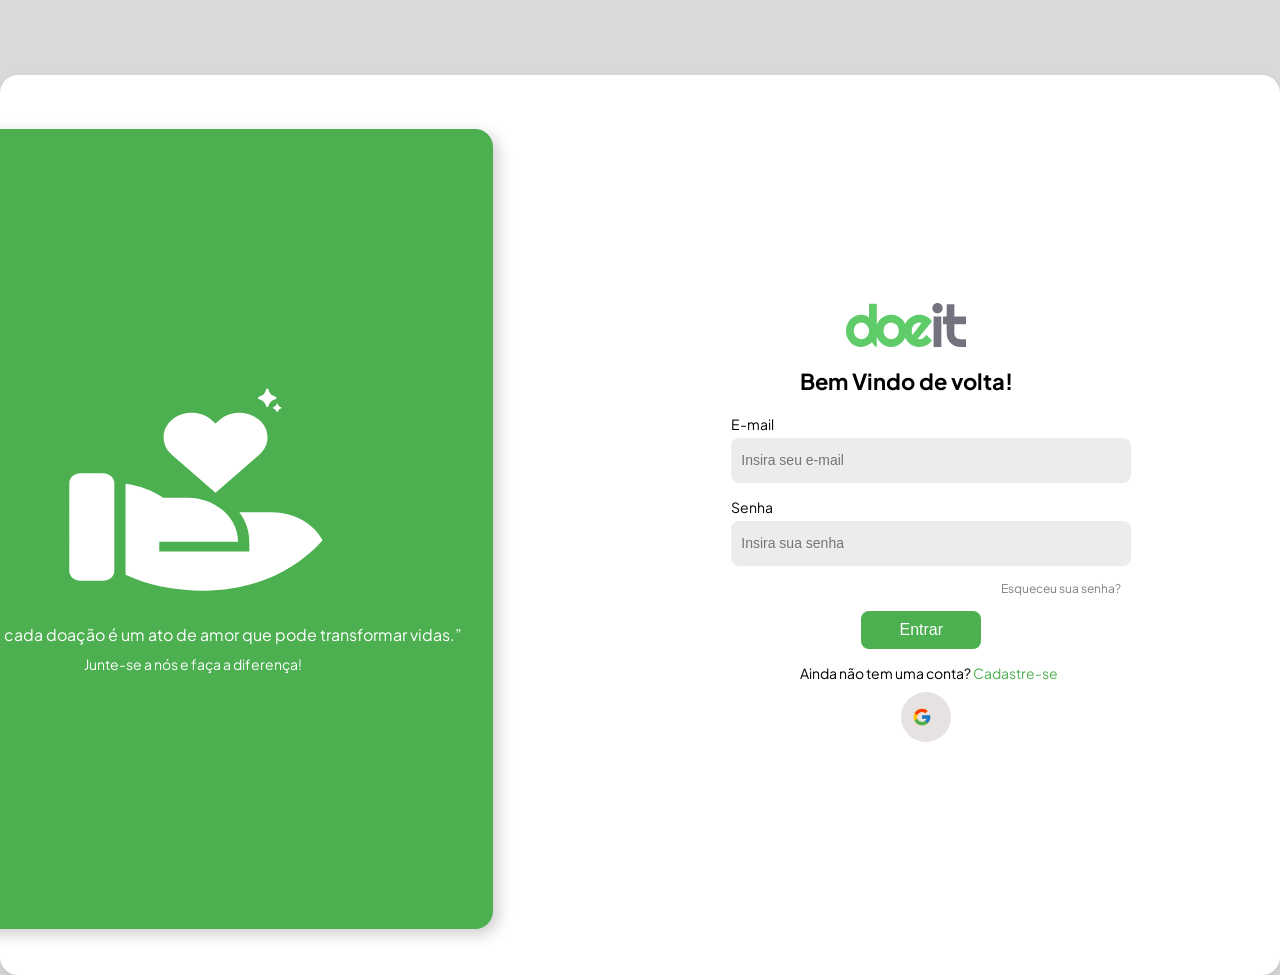
<file: index.html>
<!DOCTYPE html>
<html lang="pt-br">
<head>
    <meta charset="UTF-8">
    <meta name="viewport" content="width=device-width, initial-scale=1.0">
    <link rel="stylesheet" href="style.css">
    <title>Login</title>
</head>
<body>
    <div class="container">
        <!-- Bloco verde -->
        <div class="container-green">
            <div class="icon">
                <img src="/imgs/mao.svg" alt="Ícone de doação"> <!-- Substitua pela sua imagem -->
            </div>
            <p class="quote">
                “No <span class="highlight">Doeit</span>, cada doação é um ato de amor que pode transformar vidas.”
            </p>
            <p class="subtext">Junte-se a nós e faça a diferença!</p>
            <div class="dots">
                <span></span>
                <span></span>
                <span></span>
            </div>
        </div>

        <!-- Bloco de login -->
        <div class="container-white">
            <img class="logo" src="/imgs/2.svg" alt="Doeit"> <!-- Substitua pela sua logo -->
            <h2>Bem Vindo de volta!</h2>
            <form>
                <label for="email">E-mail</label>
                <input type="email" id="email" placeholder="Insira seu e-mail">
                
                <label for="password">Senha</label>
                <div class="password-container">
                    <input type="password" id="password" placeholder="Insira sua senha">
                    <span class="toggle-password"></span>
                </div>

                <a href="#" class="forgot-password">Esqueceu sua senha?</a>

                <button type="submit" class="btn">Entrar</button>

                <p class="signup-text">Ainda não tem uma conta? <a href="#">Cadastre-se</a></p>

                <button class="google-login">
                    <img src="/imgs/icons8-google.svg" alt="Google"> <!-- Substitua pela logo do Google -->
                </button>
            </form>
        </div>
    </div>
</body>
</html>
</file>
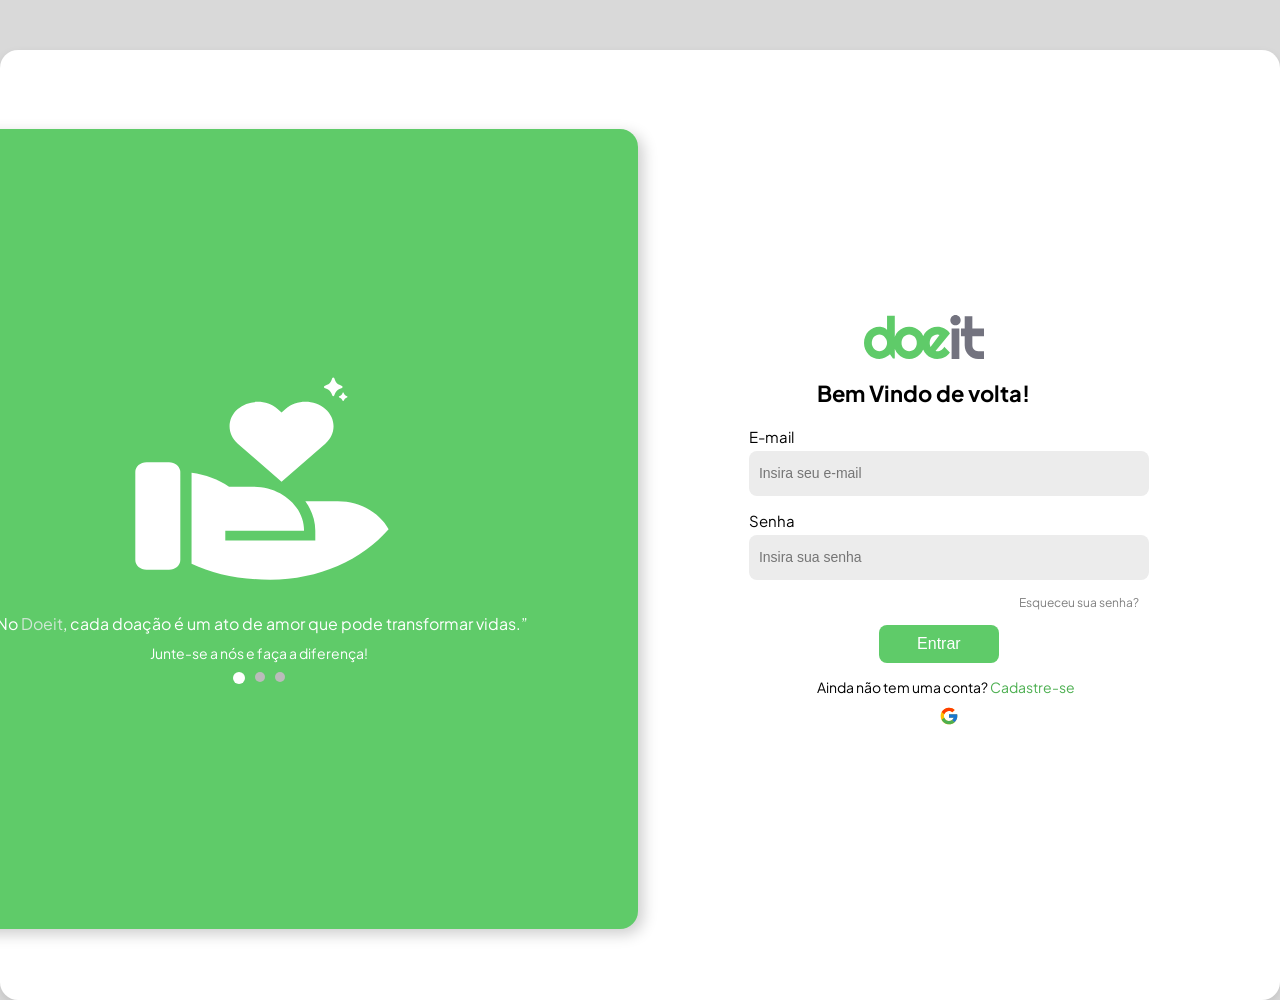
<file: html and css/index.html>
<!DOCTYPE html>
<html lang="pt-br">
<head>
    <meta charset="UTF-8">
    <meta name="viewport" content="width=device-width, initial-scale=1.0">
    <link rel="stylesheet" href="style.css">
    <title>Login</title>
</head>
<body>
    <div class="container">
        <!-- Bloco verde -->
        <div class="container-green">
            <div class="icon">
                <img class="maoo" src="/imgs/mao.svg" alt="Ícone de doação">
            </div>
            <p id="carousel-text" class="quote">
                “No <span class="highlight">Doeit</span>, cada doação é um ato de amor que pode transformar vidas.”
            </p>
            <p class="subtext">Junte-se a nós e faça a diferença!</p>
        
            <!-- Indicadores -->
            <div class="carousel-indicators"></div>
        </div>
        
        <script src="script.js"></script>
        

        <!-- Bloco de login -->
        <div class="container-white">
            <img class="logo" src="/imgs/2.svg" alt="Doeit"> <!-- Substitua pela sua logo -->
            <h2>Bem Vindo de volta!</h2>
            <form>
                <label for="email">E-mail</label>
                <input type="email" id="email" placeholder="Insira seu e-mail">
                
                <label for="password">Senha</label>
                <div class="password-container">
                    <input type="password" id="password" placeholder="Insira sua senha">
                    <span class="toggle-password"></span>
                </div>

                <a href="#" class="forgot-password">Esqueceu sua senha?</a>

                <button type="submit" class="btn">Entrar</button>

                <p class="signup-text">Ainda não tem uma conta? <a href="#">Cadastre-se</a></p>

                <button class="google-login">
                    <img class="googlee" src="/imgs/icons8-google.svg" alt="Google"> <!-- Substitua pela logo do Google -->
                </button>
            </form>
        
        </div>
    </div>
</body>
</html>
</file>
<file: style.css>
@import url('https://fonts.googleapis.com/css2?family=Plus+Jakarta+Sans:ital,wght@0,200..800;1,200..800&display=swap');

* {
    margin: 0;
    padding: 0;
    box-sizing: border-box;
}

body {
    width: 100%;
    height: 100vh;
    background-color: #D9D9D9;
    display: flex;
    justify-content: center;
    align-items: center;
    overflow: hidden;
    font-family: "Plus Jakarta Sans", serif;
}

.container {
    width: 1400px;
    height: 900px;
    background-color: white;
    border-radius: 18px;
    box-shadow: 0px 4px 10px rgba(0, 0, 0, 0.1);
    display: flex;
    justify-content: flex-end; /* Mantém os elementos organizados */
    align-items: center;
    padding-right: 30px;
    margin-top: 150px;
}

.container-green {
    position: relative;
    left: -120px; /* Move o verde para fora do branco */
    top: 340px; /* Mantém o verde fixo */
    transform: translateY(-42%); /* Garante o alinhamento vertical correto */
    background-color: #4CAF50;
    width: 600px;
    height: 800px; /* Mantém o tamanho do verde fixo */
    border-radius: 18px;
    display: flex;
    flex-direction: column;
    align-items: center;
    justify-content: center;
    color: white;
    text-align: center;
    box-shadow: 5px 5px 15px rgba(0, 0, 0, 0.2);
}


.icon img {
    width: 270px;
}



.highlight {
    color: #d1e7d6;
}

.subtext {
    font-size: 14px;
    margin-top: 10px;
}



/* Estilização do bloco branco */
.container-white {
    width: 55%;
    margin-top: -5px;
    margin-left: -50px;
    padding: 10px;
    display: flex;
    flex-direction: column;
    align-items: center;
    justify-content: center;
}

.logo {
    width: 120px;
    margin-bottom: 20px;
}

h2 {
    font-size: 22px;
    margin-bottom: 20px;
}

form {
    width: 100%;
    max-width: 350px;
}

label {
    display: block;
    font-size: 14px;
    margin-bottom: 5px;
}

input {
    width: 100%;
    padding: 10px;
    margin-bottom: 15px;
    border: 1px solid #ccc;
    border-radius: 8px;
    font-size: 14px;
}

.password-container {
    position: relative;
}

.password-container input {
    width: 400px;
    padding-right: 35px;
    background-color: #ECECEC;
}

.toggle-password {
    position: absolute;
    right: 10px;
    top: 50%;
    transform: translateY(-50%);
    cursor: pointer;
}

input {
    background-color: #ECECEC;
    width: 400px;
    height: 45px;
    border: none;
    outline: none;

}

.forgot-password {
    display: block;
    font-size: 12px;
    text-align: right;
    margin-bottom: 15px;
    color: gray;
    text-decoration: none;
    margin-right: -40px;
}

.btn {
    width: 120px;
    height: 38px;
    padding: 10px;
    margin-left: 130px;
    background-color: #4CAF50;
    color: white;
    border: none;
    border-radius: 8px;
    cursor: pointer;
    font-size: 16px;
}

.signup-text {
    text-align: center;
    font-size: 14px;
    margin-top: 15px;
    margin-left: 45px;
}

.signup-text a {
    color: #4CAF50;
    text-decoration: none;
}

.google-login {
    display: flex;
    justify-content: center;
    align-items: center;
    width: 50px;
    height: 50px;
    background-color: #E7E2E2;
    margin-top: 10px;
    margin-left: 170px;
    border: none;
    border-radius: 50%;
}

.google-login img {
    width: 20px;
    margin-right: 8px;
}
</file>
<file: html and css/style.css>
@import url('https://fonts.googleapis.com/css2?family=Plus+Jakarta+Sans:ital,wght@0,200..800;1,200..800&display=swap');

* {
    margin: 0;
    padding: 0;
    box-sizing: border-box;
}

body {
    width: 100%;
    height: 100vh;
    background-color: #D9D9D9;
    display: flex;
    justify-content: center;
    align-items: center;
    overflow: hidden;
    font-family: "Plus Jakarta Sans", serif;
}

.container {
    width: 1400px;
    height: 950px;
    background-color: white;
    border-radius: 18px;
    box-shadow: 0px 4px 10px rgba(0, 0, 0, 0.1);
    display: flex;
    justify-content: flex-end; /* Mantém os elementos organizados */
    align-items: center;
    padding-right: 30px;
    margin-top: 150px;
}

.container-green {
    position: relative;
    left: -120px; /* Move o verde para fora do branco */
    top: 340px; /* Mantém o verde fixo */
    transform: translateY(-42%); /* Garante o alinhamento vertical correto */
    background-color: #5FCB69;
    width: 800px;
    height: 800px; /* Mantém o tamanho do verde fixo */
    border-radius: 18px;
    display: flex;
    flex-direction: column;
    align-items: center;
    justify-content: center;
    color: white;
    text-align: center;
    box-shadow: 5px 5px 15px rgba(0, 0, 0, 0.2);
}


.icon img {
    width: 270px;
}


.highlight {
    color: #d1e7d6;
}

.subtext {
    font-size: 14px;
    margin-top: 10px;
}



/* Estilização do bloco branco */
.container-white {
    width: 55%;
    margin-top: -5px;
    margin-left: -160px;
    padding: 10px;
    display: flex;
    flex-direction: column;
    align-items: center;
    justify-content: center;
}

.logo {
    width: 120px;
    margin-bottom: 20px;
}

h2 {
    font-size: 22px;
    margin-bottom: 20px;
}

form {
    width: 100%;
    max-width: 350px;
}

label {
    display: block;
    font-size: 15px;
    margin-bottom: 5px;
}

input {
    width: 100%;
    padding: 10px;
    margin-bottom: 15px;
    border: 1px solid #ccc;
    border-radius: 8px;
    font-size: 14px;
}

.password-container {
    position: relative;
}

.password-container input {
    width: 400px;
    padding-right: 35px;
    background-color: #ECECEC;
}

.toggle-password {
    position: absolute;
    right: 10px;
    top: 50%;
    transform: translateY(-50%);
    cursor: pointer;
}

input {
    background-color: #ECECEC;
    width: 400px;
    height: 45px;
    border: none;
    outline: none;

}

.forgot-password {
    display: block;
    font-size: 12px;
    text-align: right;
    margin-bottom: 15px;
    color: gray;
    text-decoration: none;
    margin-right: -40px;
}

.btn {
    width: 120px;
    height: 38px;
    padding: 10px;
    margin-left: 130px;
    background-color: #5FCB69;
    color: white;
    border: none;
    border-radius: 8px;
    cursor: pointer;
    font-size: 16px;
}

.signup-text {
    text-align: center;
    font-size: 14px;
    margin-top: 15px;
    margin-left: 45px;
}

.signup-text a {
    color: #4CAF50;
    text-decoration: none;
}

.google-login {
    display: inline-block; /* Para que o link envolva apenas a imagem */
    background: none; /* Remove qualquer fundo */
    border: none;
    padding: 0; /* Remove qualquer espaçamento extra */
    margin-left: 190px;
    margin-top: 10px;
}

.google-login img {
    width: 20px;
    margin-right: 8px;
}

#carousel-text {
    font-size: 16px;
    transition: 0.5s ease-in-out;
}

/* Estiliza os indicadores (bolinhas) */
.carousel-indicators {
    display: flex;
    justify-content: center;
    margin-top: 10px;
}

.carousel-indicators .dot {
    width: 10px;
    height: 10px;
    margin: 0 5px;
    background-color: #bbb; /* Cinza claro */
    border-radius: 50%;
    cursor: pointer;
    transition: 0.3s;
}

.carousel-indicators .dot.active {
    background-color: white; /* Destaca a bolinha ativa */
    width: 12px;
    height: 12px;
}

/* Responsividade */
@media (max-width: 1024px) {

    body {
        overflow-y: hidden;
    }

    .container-green {
        width: 100%;
        padding: 30px;
        flex-direction: column;
    }
    .container-white {
        width: 100%;
        padding: 30px;
    }

    #carousel-text {
        font-size: 16px;
        margin-left: 90px;
    }

    .maoo {
        margin-left: 90px;
    }

    .subtext {
        margin-left: 90px;
    }

    .carousel-indicators {
        margin-left: 90px;
    }
}

@media (max-width: 768px) {
    body {
        overflow: auto;
        
    }
    .container {
        padding: 20px;
    }
    .container-green {
        display: none;
    }
    .container-white {
        margin-right: 50px;
    }
    .btn {
        font-size: 14px;
    }

    form {
        margin-left: 50px;
    }

    #carousel-text {
        margin-left: 190px;
    }

    .maoo {
        margin-left: 190px;
    }

    .subtext {
        margin-left: 190px;
    }

    .carousel-indicators{
        margin-left: 160px;
    }

    input {
        width: 350px;
    }

    .password-container input {
        width: 350px;
    }
}

@media (max-width: 480px) {
    .container {
        padding: 15px;
    }
    .container-green {
        display: none;
    }
    .btn {
        font-size: 12px;
        height: 35px;
    }

   
 
}
</file>
